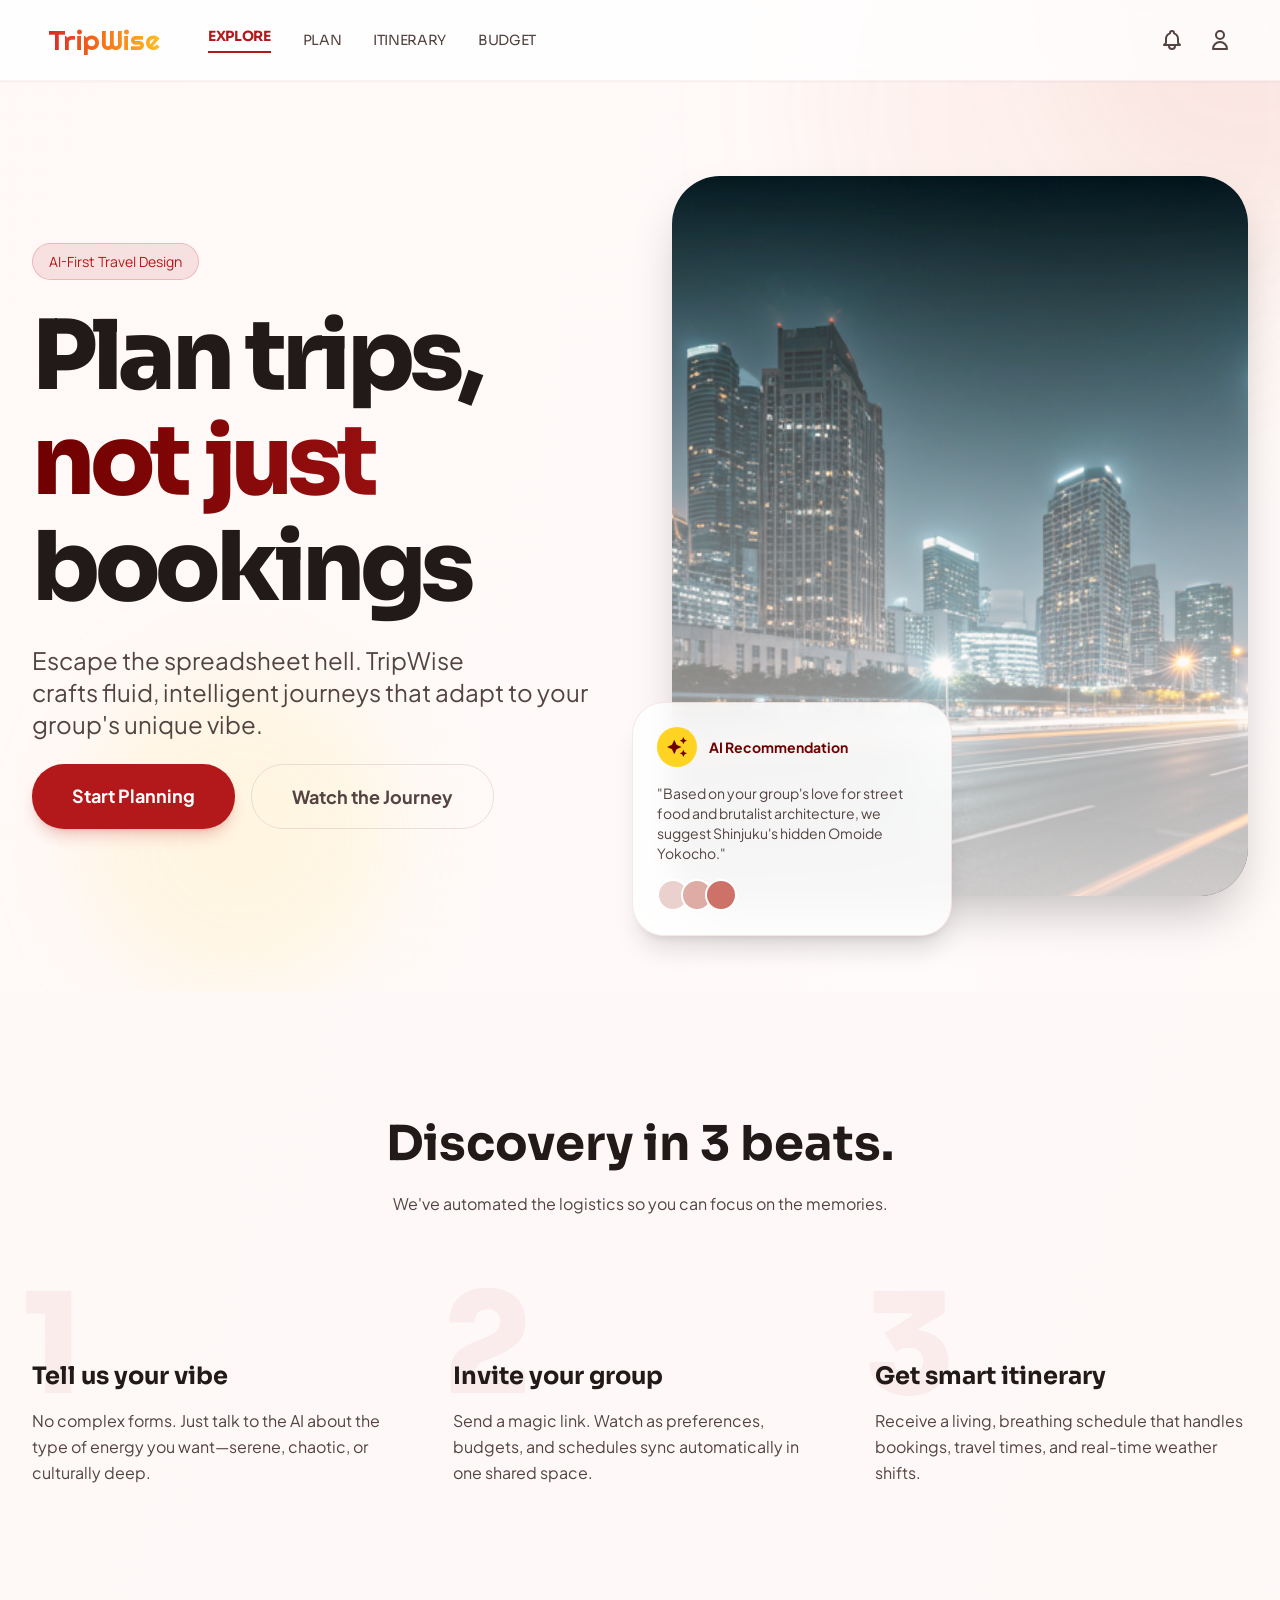
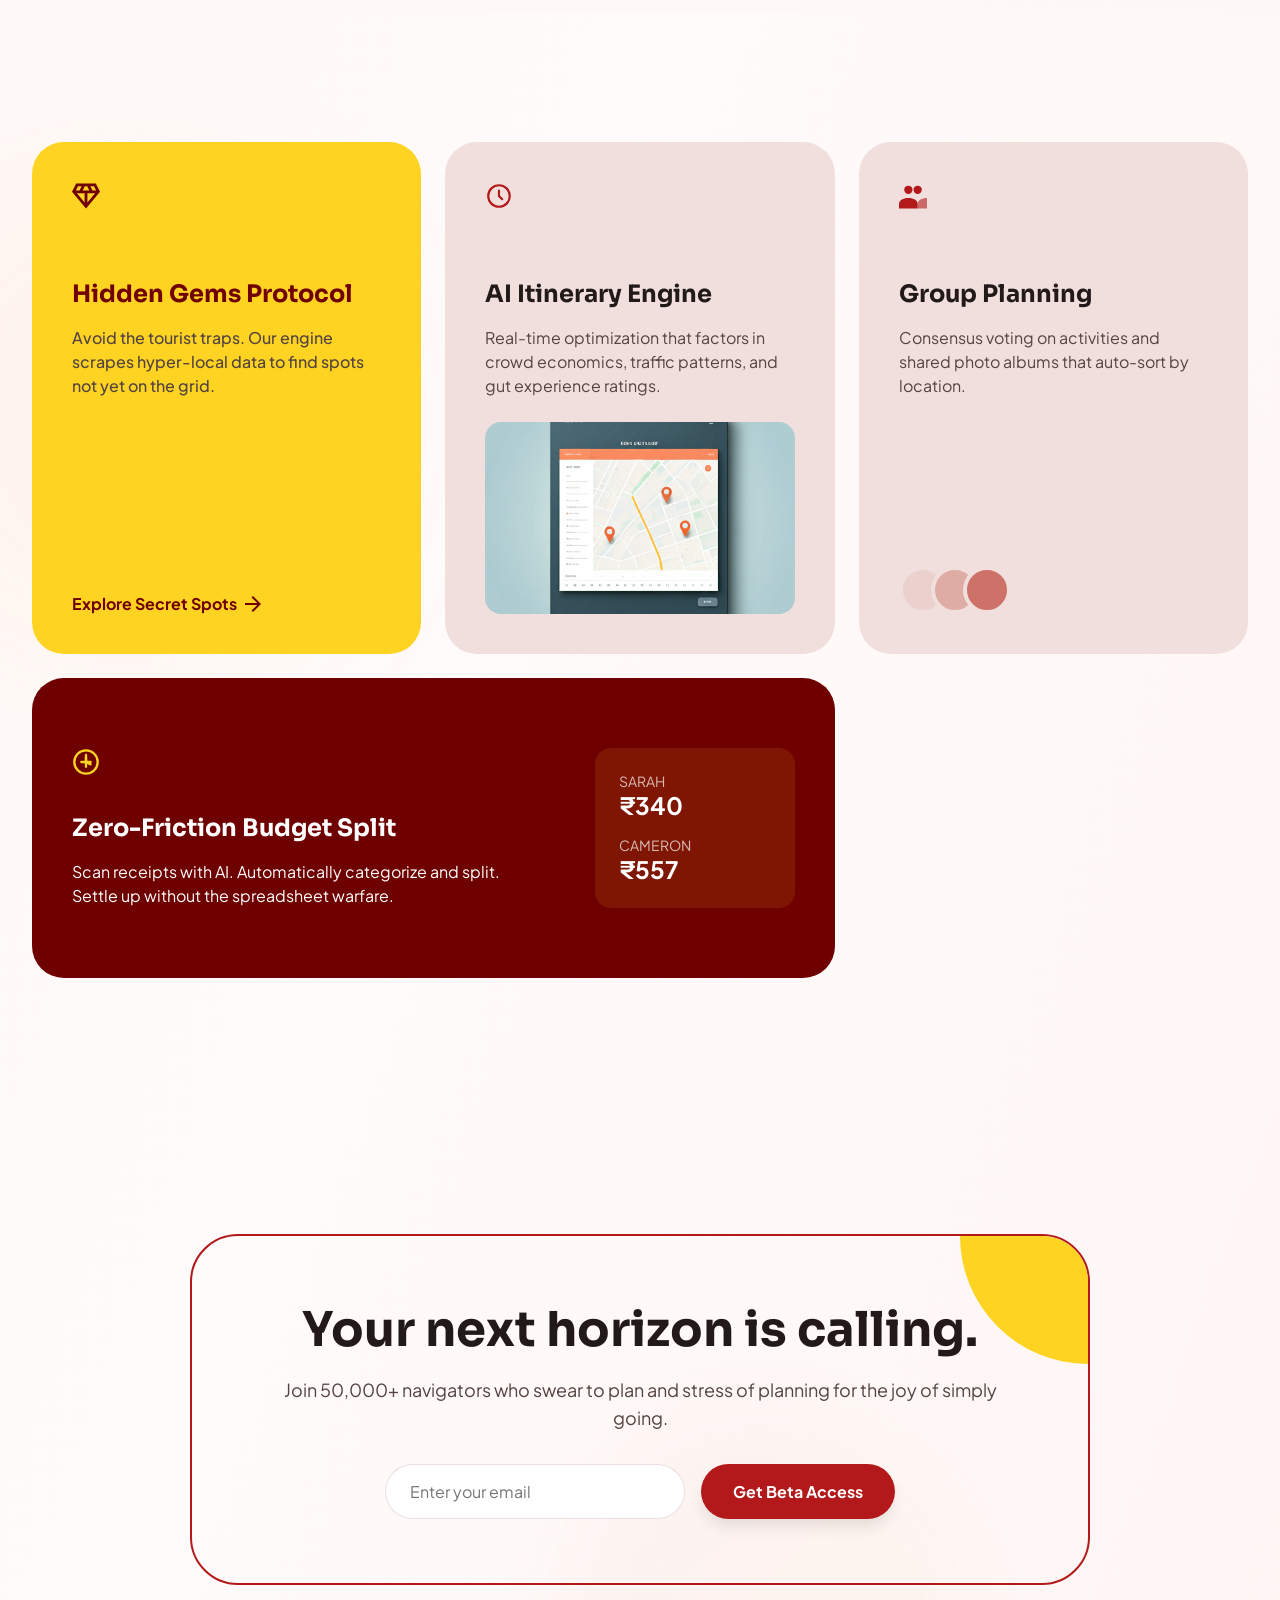
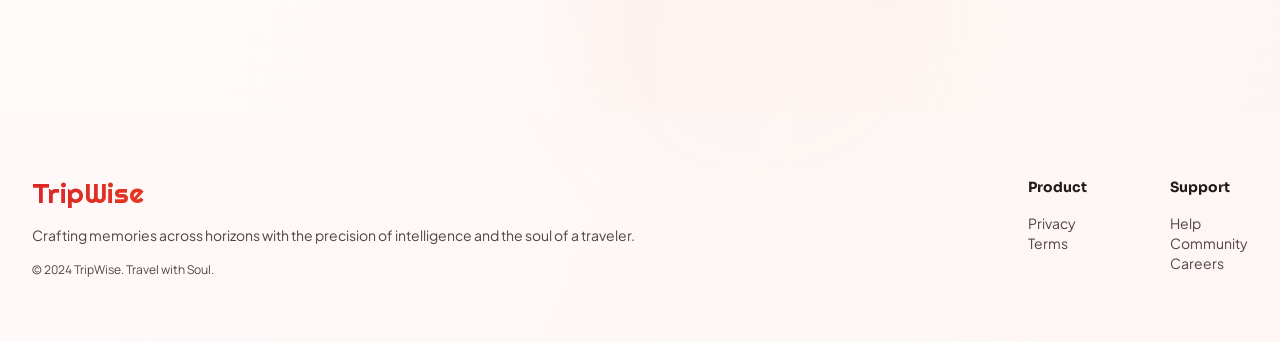
<file: index.html>
<!DOCTYPE html>
<html lang="en">
<head>
    <meta charset="UTF-8">
    <meta name="viewport" content="width=device-width, initial-scale=1.0">
    <title>TripWise | AI-First Travel Design</title>
    <!-- Modern Fonts -->
    <link rel="preconnect" href="https://fonts.googleapis.com">
    <link rel="preconnect" href="https://fonts.gstatic.com" crossorigin>
    <link href="https://fonts.googleapis.com/css2?family=Manrope:wght@400;500;600;700&family=Plus+Jakarta+Sans:wght@400;500;600;700;800&family=Righteous&family=Sora:wght@400;600;700;800&display=swap" rel="stylesheet">
    <link rel="stylesheet" href="styles.css">
</head>
<body>
    <!-- Decorative background elements -->
    <div class="decor-bg decor-bg-1"></div>
    <div class="decor-bg decor-bg-2"></div>
    <div class="decor-bg decor-bg-3"></div>

    <!-- Header -->
    <header class="header">
        <div class="header-container">
            <div class="header-left">
                <a href="/" class="logo font-righteous">TripWise</a>
                <nav class="nav-links">
                    <a href="index.html" class="nav-link active font-sora font-bold">Explore</a>
                    <a href="plan.html" class="nav-link font-sora">Plan</a>
                    <a href="itinerary.html" class="nav-link font-sora">Itinerary</a>
                    <a href="#" class="nav-link font-sora">Budget</a>
                </nav>
            </div>
            <div class="header-right" style="display: flex; gap: 24px; align-items: center;">
                <button class="icon-btn">
                    <svg width="24" height="24" fill="none" viewBox="0 0 24 24" stroke="#534341" stroke-width="2">
                        <path stroke-linecap="round" stroke-linejoin="round" d="M15 17h5l-1.405-1.405A2.032 2.032 0 0118 14.158V11a6.002 6.002 0 00-4-5.659V5a2 2 0 10-4 0v.341C7.67 6.165 6 8.388 6 11v3.159c0 .538-.214 1.055-.595 1.436L4 17h5m6 0v1a3 3 0 11-6 0v-1m6 0H9" />
                    </svg>
                </button>
                <button class="icon-btn">
                    <svg width="24" height="24" fill="none" viewBox="0 0 24 24" stroke="#534341" stroke-width="2">
                        <path stroke-linecap="round" stroke-linejoin="round" d="M16 7a4 4 0 11-8 0 4 4 0 018 0zM12 14a7 7 0 00-7 7h14a7 7 0 00-7-7z" />
                    </svg>
                </button>
            </div>
        </div>
    </header>

    <!-- Hero Section -->
    <section class="hero">
        <div class="hero-bg-blur hero-bg-blur-1"></div>
        <div class="hero-bg-blur hero-bg-blur-2"></div>
        
        <div class="hero-container">
            <div class="hero-content">
                <div class="badge">
                    <span class="badge-text font-manrope">AI-First Travel Design</span>
                </div>
                <h1 class="hero-title font-sora">
                    <p class="m-0 text-dark">Plan trips,</p>
                    <p class="m-0 text-gradient-dark">not just</p>
                    <p class="m-0 text-dark">bookings</p>
                </h1>
                <p class="hero-subtitle font-jakarta">
                    <span class="d-block">Escape the spreadsheet hell. TripWise</span>
                    <span class="d-block">crafts fluid, intelligent journeys that adapt to your</span>
                    <span class="d-block">group's unique vibe.</span>
                </p>
                <div class="hero-cta">
                    <a href="plan.html" class="btn btn-primary btn-large shadow-glow mt-2 font-jakarta">Start Planning</a>
                    <button class="btn btn-outline btn-large mt-2 font-jakarta">Watch the Journey</button>
                </div>
            </div>

            <div class="hero-image-wrapper">
                <div class="image-card glow-shadow">
                    <div class="img-container">
                        <img src="assets/f72d41d98539110abb0080c16b6ec0c46311ae1e.png" alt="Destination Illustration" class="main-img">
                        <div class="img-gradient-overlay"></div>
                    </div>
                </div>
                
                <!-- Floating AI Card -->
                <div class="floating-card popup-shadow blur-bg">
                    <div class="card-header mb-4">
                        <div class="icon-circle icon-yellow">
                            <svg class="icon-svg" fill="none" viewBox="0 0 22 22">
                                <path d="M18 8L16.75 5.25L14 4L16.75 2.75L18 0L19.25 2.75L22 4L19.25 5.25L18 8V8M18 22L16.75 19.25L14 18L16.75 16.75L18 14L19.25 16.75L22 18L19.25 19.25L18 22V22M8 19L5.5 13.5L0 11L5.5 8.5L8 3L10.5 8.5L16 11L10.5 13.5L8 19V19" fill="#6F0000" />
                            </svg>
                        </div>
                        <span class="card-title font-jakarta font-bold dark-red-text">AI Recommendation</span>
                    </div>
                    <p class="card-text font-jakarta text-light mb-4 text-small">
                        "Based on your group's love for street food and brutalist architecture, we suggest Shinjuku's hidden Omoide Yokocho."
                    </p>
                    <div class="avatar-group">
                        <div class="avatar avatar-1"></div>
                        <div class="avatar avatar-2"></div>
                        <div class="avatar avatar-3"></div>
                    </div>
                </div>
            </div>
        </div>
    </section>

    <!-- 3-Step Value Prop -->
    <section class="value-prop section-bg-light">
        <div class="section-container">
            <div class="section-header text-center mb-20">
                <h2 class="section-title font-sora font-bold text-dark mb-6">Discovery in 3 beats.</h2>
                <p class="section-subtitle font-jakarta text-light">We've automated the logistics so you can focus on the memories.</p>
            </div>

            <div class="steps-grid">
                <div class="step">
                    <div class="step-number font-sora font-extra-bold">1</div>
                    <h3 class="step-title font-sora mb-4 text-dark font-bold">Tell us your vibe</h3>
                    <p class="step-desc font-jakarta text-light text-base">No complex forms. Just talk to the AI about the type of energy you want—serene, chaotic, or culturally deep.</p>
                </div>
                <div class="step">
                    <div class="step-number font-sora font-extra-bold">2</div>
                    <h3 class="step-title font-sora mb-4 text-dark font-bold">Invite your group</h3>
                    <p class="step-desc font-jakarta text-light text-base">Send a magic link. Watch as preferences, budgets, and schedules sync automatically in one shared space.</p>
                </div>
                <div class="step">
                    <div class="step-number font-sora font-extra-bold">3</div>
                    <h3 class="step-title font-sora mb-4 text-dark font-bold">Get smart itinerary</h3>
                    <p class="step-desc font-jakarta text-light text-base">Receive a living, breathing schedule that handles bookings, travel times, and real-time weather shifts.</p>
                </div>
            </div>
        </div>
    </section>

    <!-- Features Grid -->
    <section class="features">
        <div class="section-container">
            <div class="features-grid gap-6">
                <!-- Feature 1 -->
                <div class="feature-card f-card-yellow span-4 flex-col justify-between">
                    <div class="card-top">
                        <svg class="icon-lg mb-16" fill="none" viewBox="0 0 30 27">
                            <path d="M15 27L0 9L4.5 0H25.5L30 9L15 27V27M11.4375 7.5H18.5625L16.3125 3H13.6875L11.4375 7.5V7.5M13.5 20.5125V10.5H5.175L13.5 20.5125V20.5125M16.5 20.5125L24.825 10.5H16.5V20.5125V20.5125M21.9 7.5H25.875L23.625 3H19.65L21.9 7.5V7.5M4.125 7.5H8.1L10.35 3H6.375L4.125 7.5V7.5" fill="#6F0000" />
                        </svg>
                        <h3 class="feature-title dark-red-text font-sora mb-4">Hidden Gems Protocol</h3>
                        <p class="feature-desc medium-red font-jakarta font-medium opacity-90 text-base">Avoid the tourist traps. Our engine scrapes hyper-local data to find spots not yet on the grid.</p>
                    </div>
                    <button class="feature-btn font-jakarta font-bold pt-8">
                        Explore Secret Spots
                        <svg class="btn-icon" fill="none" viewBox="0 0 16 16">
                            <path d="M12.175 9H0V7H12.175L6.575 1.4L8 0L16 8L8 16L6.575 14.6L12.175 9V9" fill="#6F0000" />
                        </svg>
                    </button>
                </div>

                <!-- Feature 2 -->
                <div class="feature-card f-card-light span-4 flex-col justify-between">
                    <div class="card-top">
                        <svg class="icon-lg mb-16" fill="none" viewBox="0 0 26 26">
                            <circle cx="13" cy="13" r="10" stroke="#B3191A" stroke-width="2" fill="none" />
                            <path d="M13 8V13L16 16" stroke="#B3191A" stroke-width="2" stroke-linecap="round" />
                        </svg>
                        <h3 class="feature-title text-dark font-sora mb-4">AI Itinerary Engine</h3>
                        <p class="feature-desc text-light font-jakarta text-base">Real-time optimization that factors in crowd economics, traffic patterns, and gut experience ratings.</p>
                    </div>
                    <img src="assets/e86f9d66b41b5594e1d9a2358995348f21519b2e.png" alt="Map" class="feature-img mt-6">
                </div>

                <!-- Feature 3 -->
                <div class="feature-card f-card-light span-4 flex-col justify-between">
                    <div class="card-top">
                        <svg class="icon-lg mb-16" fill="none" viewBox="0 0 27 24">
                            <circle cx="9" cy="6" r="4" fill="#B3191A" />
                            <circle cx="18" cy="6" r="4" fill="#B3191A" />
                            <path d="M0 20C0 16 4 14 9 14C14 14 18 16 18 20V24H0V20Z" fill="#B3191A" />
                            <path d="M18 20C18 16 22 14 27 14V24H18V20Z" fill="#B3191A" opacity="0.6" />
                        </svg>
                        <h3 class="feature-title text-dark font-sora mb-4">Group Planning</h3>
                        <p class="feature-desc text-light font-jakarta text-base">Consensus voting on activities and shared photo albums that auto-sort by location.</p>
                    </div>
                    <div class="avatar-group-lg pt-8">
                        <div class="avatar-lg a-lg-1"></div>
                        <div class="avatar-lg a-lg-2"></div>
                        <div class="avatar-lg a-lg-3"></div>
                    </div>
                </div>

                <!-- Feature 4 -->
                <div class="feature-card f-card-dark span-8 flex items-center justify-between">
                    <div class="flex-top flex-1">
                        <svg class="icon-lg mb-8" fill="none" viewBox="0 0 24 24">
                            <circle cx="12" cy="12" r="10" stroke="#FFD321" stroke-width="2" fill="none" />
                            <path d="M12 6V12L16 14" stroke="#FFD321" stroke-width="2" stroke-linecap="round" />
                            <path d="M8 12H16M12 8V16" stroke="#FFD321" stroke-width="2" stroke-linecap="round" />
                        </svg>
                        <h3 class="feature-title text-white font-sora font-bold mb-4">Zero-Friction Budget Split</h3>
                        <p class="feature-desc text-white opacity-90 max-w-md font-jakarta text-base">Scan receipts with AI. Automatically categorize and split. Settle up without the spreadsheet warfare.</p>
                    </div>
                    <div class="split-box">
                        <div class="split-item mb-4">
                            <div class="split-label font-jakarta uppercase opacity-70">Sarah</div>
                            <div class="split-amount font-jakarta font-bold">₹340</div>
                        </div>
                        <div class="split-item">
                            <div class="split-label font-jakarta uppercase opacity-70">Cameron</div>
                            <div class="split-amount font-jakarta font-bold">₹557</div>
                        </div>
                    </div>
                </div>
            </div>
        </div>
    </section>

    <!-- CTA Section -->
    <section class="cta-section">
        <div class="cta-container flex justify-center">
            <div class="cta-box text-center relative max-w-lg mx-auto">
                <div class="cta-dec-corner absolute"></div>
                <h2 class="cta-title font-sora font-bold text-dark mb-4">Your next horizon is calling.</h2>
                <p class="cta-desc font-jakarta text-light text-lg mb-8">Join 50,000+ navigators who swear to plan and stress of planning for the joy of simply going.</p>
                <form class="cta-form flex gap-4 justify-center" action="/plan" method="get">
                    <input type="email" placeholder="Enter your email" class="cta-input font-jakarta" required>
                    <button type="submit" class="btn btn-primary font-jakarta font-bold shadow-glow-sm">Get Beta Access</button>
                </form>
            </div>
        </div>
    </section>

    <!-- Footer -->
    <footer class="footer section-bg-light">
        <div class="footer-container max-w-xl mx-auto flex justify-between">
            <div class="footer-left flex-1">
                <div class="logo font-righteous mb-4 logo-gradient text-3xl">TripWise</div>
                <p class="footer-desc font-jakarta text-light text-sm max-w-sm">Crafting memories across horizons with the precision of intelligence and the soul of a traveler.</p>
                <p class="footer-copy font-manrope text-light text-xs mt-4">© 2024 TripWise. Travel with Soul.</p>
            </div>
            <div class="footer-right flex gap-16 grid-cols-2">
                <div class="footer-col">
                    <h4 class="footer-heading font-sora font-bold text-dark text-sm mb-4">Product</h4>
                    <a href="#" class="footer-link font-jakarta text-light block mb-2 text-sm">Privacy</a>
                    <a href="#" class="footer-link font-jakarta text-light block mb-2 text-sm">Terms</a>
                </div>
                <div class="footer-col">
                    <h4 class="footer-heading font-sora font-bold text-dark text-sm mb-4">Support</h4>
                    <a href="#" class="footer-link font-jakarta text-light block mb-2 text-sm">Help</a>
                    <a href="#" class="footer-link font-jakarta text-light block mb-2 text-sm">Community</a>
                    <a href="#" class="footer-link font-jakarta text-light block mb-2 text-sm">Careers</a>
                </div>
            </div>
        </div>
    </footer>
    <script src="script.js"></script>
</body>
</html>
</file>
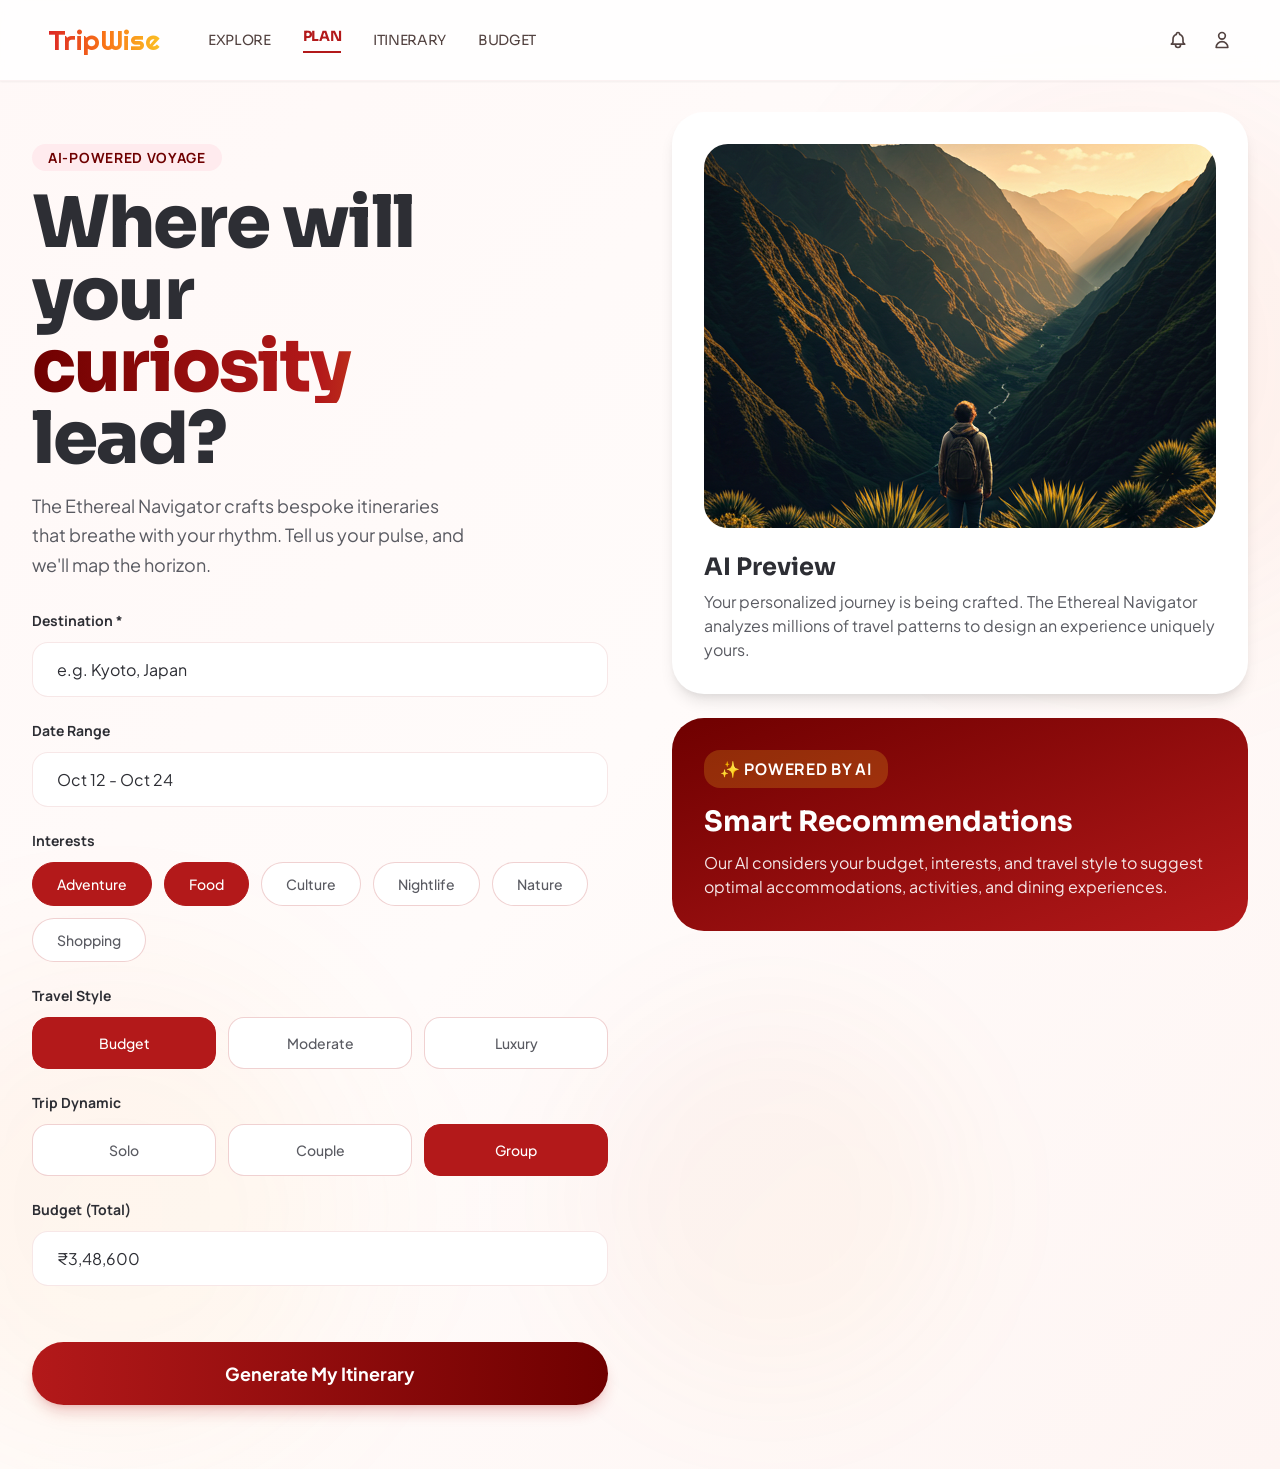
<file: plan.html>
<!DOCTYPE html>
<html lang="en">
<head>
    <meta charset="UTF-8">
    <meta name="viewport" content="width=device-width, initial-scale=1.0">
    <title>TripWise | Plan Your Voyage</title>
    <!-- Modern Fonts -->
    <link rel="preconnect" href="https://fonts.googleapis.com">
    <link rel="preconnect" href="https://fonts.gstatic.com" crossorigin>
    <link href="https://fonts.googleapis.com/css2?family=Manrope:wght@400;500;600;700&family=Plus+Jakarta+Sans:wght@400;500;600;700;800&family=Righteous&family=Sora:wght@400;600;700;800&display=swap" rel="stylesheet">
    <link rel="stylesheet" href="plan.css">
</head>
<body>

    <!-- Decorative background elements -->
    <div class="decor-bg decor-bg-1 decor-shift-1"></div>
    <div class="decor-bg decor-bg-2 decor-shift-2"></div>
    <div class="decor-bg decor-bg-3 decor-shift-3"></div>

    <!-- Header -->
    <header class="header">
        <div class="header-container">
            <div class="header-left">
                <a href="index.html" class="logo font-righteous logo-gradient">TripWise</a>
                <nav class="nav-links">
                    <a href="index.html" class="nav-link font-sora">Explore</a>
                    <a href="plan.html" class="nav-link active font-sora font-bold">Plan</a>
                    <a href="itinerary.html" class="nav-link font-sora">Itinerary</a>
                    <a href="#" class="nav-link font-sora">Budget</a>
                </nav>
            </div>
            <div class="header-right" style="display: flex; gap: 24px; align-items: center;">
                <button class="icon-btn nav-icon">
                    <svg width="20" height="20" fill="none" viewBox="0 0 24 24" stroke="#534341" stroke-width="2">
                        <path stroke-linecap="round" stroke-linejoin="round" d="M15 17h5l-1.405-1.405A2.032 2.032 0 0118 14.158V11a6.002 6.002 0 00-4-5.659V5a2 2 0 10-4 0v.341C7.67 6.165 6 8.388 6 11v3.159c0 .538-.214 1.055-.595 1.436L4 17h5m6 0v1a3 3 0 11-6 0v-1m6 0H9" />
                    </svg>
                </button>
                <button class="icon-btn nav-icon">
                    <svg width="20" height="20" fill="none" viewBox="0 0 24 24" stroke="#534341" stroke-width="2">
                        <path stroke-linecap="round" stroke-linejoin="round" d="M16 7a4 4 0 11-8 0 4 4 0 018 0zM12 14a7 7 0 00-7 7h14a7 7 0 00-7-7z" />
                    </svg>
                </button>
            </div>
        </div>
    </header>

    <!-- Main Content -->
    <main class="main-container">
        <!-- Left Column: Form -->
        <div class="onboarding-form">
            <div class="heading-group">
                <div class="badge-solid">
                    <span class="badge-solid-text font-manrope font-bold uppercase">AI-POWERED VOYAGE</span>
                </div>
                <h1 class="hero-title font-sora">
                    <p class="m-0 text-dark">Where will</p>
                    <p class="m-0 text-dark">your</p>
                    <p class="m-0 text-gradient-dark">curiosity</p>
                    <p class="m-0 text-dark">lead?</p>
                </h1>
                <p class="desc-text font-jakarta">
                    <span class="d-block">The Ethereal Navigator crafts bespoke itineraries</span>
                    <span class="d-block">that breathe with your rhythm. Tell us your pulse, and</span>
                    <span class="d-block">we'll map the horizon.</span>
                </p>
            </div>

            <!-- Form Fields -->
            <form class="form-fields" id="planningForm">
                <div class="form-group">
                    <label class="font-manrope font-bold text-dark">Destination *</label>
                    <input type="text" class="form-input font-jakarta" placeholder="e.g. Kyoto, Japan" value="e.g. Kyoto, Japan">
                </div>

                <div class="form-group">
                    <label class="font-manrope font-bold text-dark">Date Range</label>
                    <input type="text" class="form-input font-jakarta" placeholder="Oct 12 - Oct 24" value="Oct 12 - Oct 24">
                </div>

                <div class="form-group">
                    <label class="font-manrope font-bold text-dark">Interests</label>
                    <div class="pill-group" id="interests-group">
                        <button type="button" class="pill active font-jakarta font-medium" data-value="adventure">Adventure</button>
                        <button type="button" class="pill active font-jakarta font-medium" data-value="food">Food</button>
                        <button type="button" class="pill font-jakarta font-medium" data-value="culture">Culture</button>
                        <button type="button" class="pill font-jakarta font-medium" data-value="nightlife">Nightlife</button>
                        <button type="button" class="pill font-jakarta font-medium" data-value="nature">Nature</button>
                        <button type="button" class="pill font-jakarta font-medium" data-value="shopping">Shopping</button>
                    </div>
                </div>

                <div class="form-group">
                    <label class="font-manrope font-bold text-dark">Travel Style</label>
                    <div class="pill-group-flex" id="style-group">
                        <button type="button" class="pill-flex active font-jakarta font-medium" data-value="budget">Budget</button>
                        <button type="button" class="pill-flex font-jakarta font-medium" data-value="moderate">Moderate</button>
                        <button type="button" class="pill-flex font-jakarta font-medium" data-value="luxury">Luxury</button>
                    </div>
                </div>

                <div class="form-group">
                    <label class="font-manrope font-bold text-dark">Trip Dynamic</label>
                    <div class="pill-group-flex" id="dynamic-group">
                        <button type="button" class="pill-flex font-jakarta font-medium" data-value="solo">Solo</button>
                        <button type="button" class="pill-flex font-jakarta font-medium" data-value="couple">Couple</button>
                        <button type="button" class="pill-flex active font-jakarta font-medium" data-value="group">Group</button>
                    </div>
                </div>

                <div class="form-group">
                    <label class="font-manrope font-bold text-dark">Budget (Total)</label>
                    <input type="text" class="form-input font-jakarta" placeholder="₹3,48,600" value="₹3,48,600">
                </div>

                <div class="form-group mt-xl">
                    <button type="submit" class="btn-submit font-jakarta font-bold" id="generateBtn">
                        Generate My Itinerary
                    </button>
                </div>
            </form>
        </div>

        <!-- Right Column: Preview -->
        <div class="onboarding-preview">
            <div class="preview-card bg-white shadow-lg">
                <div class="preview-img-container">
                    <img src="assets/c3344ca528fddecf1471b1dbb502812172614f16.png" alt="Destination Preview" class="preview-image">
                </div>
                <h3 class="font-sora font-bold text-dark text-xl mb-sm">AI Preview</h3>
                <p class="font-jakarta text-desc text-base">Your personalized journey is being crafted. The Ethereal Navigator analyzes millions of travel patterns to design an experience uniquely yours.</p>
            </div>

            <div class="smart-card">
                <div class="smart-badge font-manrope font-bold text-sm">
                    ✨ POWERED BY AI
                </div>
                <h3 class="font-sora font-bold text-white text-2xl mb-md">Smart Recommendations</h3>
                <p class="font-jakarta text-white-opacity text-base">Our AI considers your budget, interests, and travel style to suggest optimal accommodations, activities, and dining experiences.</p>
            </div>
        </div>
    </main>
    <script src="plan.js"></script>
</body>
</html>
</file>
<file: styles.css>
/* Base Reset */
*, *::before, *::after {
    box-sizing: border-box;
    margin: 0;
    padding: 0;
}

body {
    background: linear-gradient(to bottom right, #fff8f7, #fffbfa, #fef5f3);
    min-height: 100vh;
    width: 100%;
    position: relative;
    overflow-x: hidden;
    color: #534341;
}

/* Typography & Fonts */
.font-righteous { font-family: 'Righteous', sans-serif; }
.font-sora { font-family: 'Sora', sans-serif; }
.font-jakarta { font-family: 'Plus Jakarta Sans', sans-serif; }
.font-manrope { font-family: 'Manrope', sans-serif; }

.font-bold { font-weight: 700; }
.font-extra-bold { font-weight: 800; }
.font-medium { font-weight: 500; }
.uppercase { text-transform: uppercase; }

/* Colors & Gradients */
.text-dark { color: #221a19; }
.text-light { color: #534341; }
.dark-red-text { color: #6f0000; }
.medium-red-text { color: #b3191a; }
.text-white { color: #ffffff; }

.text-gradient-dark {
    background: linear-gradient(to right, #6f0000, #b3191a);
    -webkit-background-clip: text;
    -webkit-text-fill-color: transparent;
    background-clip: text;
}
.logo-gradient {
    background: linear-gradient(to right, #dc2626, #f97316, #fbbf24);
    -webkit-background-clip: text;
    -webkit-text-fill-color: transparent;
    background-clip: text;
}

/* Decorative Background Elements */
.decor-bg {
    position: absolute;
    border-radius: 50%;
    filter: blur(80px); /* 3xl blur in tailwind is ~64px */
    z-index: -1;
    animation: pulse ease-in-out infinite alternate;
}
.decor-bg-1 {
    width: 600px;
    height: 600px;
    top: -192px; /* -top-48 */
    right: -128px; /* -right-32 */
    background: linear-gradient(to bottom right, rgba(220, 38, 38, 0.05), rgba(249, 115, 22, 0.05));
    animation-duration: 8s;
}
.decor-bg-2 {
    width: 500px;
    height: 500px;
    top: 50%;
    left: -128px;
    background: linear-gradient(to top left, rgba(251, 191, 36, 0.05), rgba(249, 115, 22, 0.05));
    animation-duration: 10s;
}
.decor-bg-3 {
    width: 400px;
    height: 400px;
    bottom: 128px;
    right: 25%;
    background: linear-gradient(to bottom right, rgba(179, 25, 26, 0.03), rgba(255, 211, 33, 0.03));
    filter: blur(40px);
    animation-duration: 12s;
}

@keyframes pulse {
    0% { transform: scale(1); opacity: 0.8; }
    100% { transform: scale(1.05); opacity: 1; }
}

/* Header */
.header {
    position: fixed;
    top: 0;
    width: 100%;
    z-index: 50;
    backdrop-filter: blur(10px);
    -webkit-backdrop-filter: blur(10px);
    background-color: rgba(255, 255, 255, 0.8);
    border-bottom: 1px solid rgba(179, 25, 26, 0.05);
    box-shadow: 0 1px 2px rgba(0,0,0,0.05);
}
.header-container {
    max-width: 1536px;
    margin: 0 auto;
    padding: 24px 48px;
    display: flex;
    align-items: center;
    justify-content: space-between;
}
.header-left {
    display: flex;
    align-items: center;
    gap: 48px;
}
.logo {
    text-decoration: none;
    font-size: 28px;
    line-height: 32px;
    background: linear-gradient(to right, #dc2626, #f97316, #fbbf24);
    -webkit-background-clip: text;
    -webkit-text-fill-color: transparent;
}
.nav-links {
    display: flex;
    gap: 32px;
    align-items: center;
}
.nav-link {
    text-decoration: none;
    font-size: 14px;
    color: #534341;
    text-transform: uppercase;
    letter-spacing: -0.35px;
    transition: color 0.2s ease;
}
.nav-link:hover {
    color: #b3191a;
}
.nav-link.active {
    color: #b3191a;
    border-bottom: 2px solid #b3191a;
    padding-bottom: 6px;
}
.icon-btn {
    background: none;
    border: none;
    cursor: pointer;
    display: flex;
    align-items: center;
}

/* Hero Section */
.hero {
    padding-top: 80px;
    min-height: 921px;
    position: relative;
    overflow: hidden;
}
.hero-bg-blur {
    position: absolute;
    border-radius: 50%;
}
.hero-bg-blur-1 {
    width: 384px;
    height: 384px;
    right: -160px;
    top: -160px;
    background: rgba(179, 25, 26, 0.05);
    filter: blur(60px);
}
.hero-bg-blur-2 {
    width: 320px;
    height: 320px;
    bottom: 0;
    left: 80px;
    background: rgba(255, 211, 33, 0.1);
    filter: blur(50px);
}
.hero-container {
    max-width: 1280px;
    margin: 0 auto;
    padding: 96px 32px;
    display: grid;
    grid-template-columns: 1fr 1fr;
    gap: 64px;
    align-items: center;
}
.badge {
    display: inline-flex;
    justify-content: center;
    align-items: center;
    padding: 8px 16px;
    background: rgba(179, 25, 26, 0.1);
    border: 1px solid rgba(179, 25, 26, 0.2);
    border-radius: 999px;
    width: fit-content;
    margin-bottom: 24px;
}
.badge-text {
    color: #b3191a;
    font-size: 14px;
}
.hero-title {
    font-size: 96px;
    line-height: 1.1;
    letter-spacing: -4.8px;
    font-weight: 800; /* Extra Bold */
    margin-bottom: 24px;
}
.hero-subtitle {
    font-size: 24px;
    line-height: 32px;
    color: #534341;
    max-width: 576px;
}
.d-block { display: block; }
.m-0 { margin: 0; }

.hero-cta {
    display: flex;
    gap: 16px;
    margin-top: 24px;
}
.btn {
    text-decoration: none;
    border: none;
    cursor: pointer;
    font-weight: 700;
    display: inline-block;
    transition: all 0.3s ease;
}
.btn-large {
    font-size: 18px;
    padding: 20px 40px;
    border-radius: 32px;
}
.btn-primary {
    background-color: #b3191a;
    color: white;
}
.btn-primary:hover {
    background-color: #8f1415;
}
.shadow-glow {
    box-shadow: 0 10px 15px -3px rgba(179, 25, 26, 0.2), 0 4px 6px -4px rgba(179, 25, 26, 0.2);
}
.btn-outline {
    background: transparent;
    color: #534341;
    border: 1px solid rgba(216, 194, 191, 0.5);
}
.btn-outline:hover {
    background: rgba(216, 194, 191, 0.1);
}

.hero-image-wrapper {
    position: relative;
}
.image-card {
    border-radius: 48px;
    overflow: hidden;
    position: relative;
    box-shadow: 0 25px 50px -12px rgba(0, 0, 0, 0.25);
}
.img-container {
    height: 720px;
    position: relative;
}
.main-img {
    position: absolute;
    height: 100%;
    width: 125%;
    left: -12.5%;
    object-fit: cover;
}
.img-gradient-overlay {
    position: absolute;
    inset: 0;
    background: linear-gradient(to top, rgba(255, 248, 247, 0.8), transparent);
}
.floating-card {
    position: absolute;
    bottom: -40px;
    left: -40px;
    max-width: 320px;
    padding: 24px;
    border-radius: 32px;
    background: rgba(255, 255, 255, 0.85);
    backdrop-filter: blur(10px);
    border: 1px solid rgba(179, 25, 26, 0.1);
    box-shadow: 0 20px 25px -5px rgba(0, 0, 0, 0.1), 0 8px 10px -6px rgba(0,0,0,0.1);
}
.card-header {
    display: flex;
    gap: 12px;
    align-items: center;
}
.icon-circle {
    width: 40px;
    height: 40px;
    border-radius: 50%;
    display: flex;
    align-items: center;
    justify-content: center;
}
.icon-yellow { background-color: #ffd321; }
.icon-svg { width: 20px; height: 20px; }
.card-title { font-size: 14px; color: #6F0000; font-weight: 700; }
.card-text { font-size: 14px; line-height: 20px; }
.mb-4 { margin-bottom: 16px; }

/* Avatars */
.avatar-group {
    display: flex;
}
.avatar {
    width: 32px;
    height: 32px;
    border-radius: 50%;
    border: 2px solid white;
    margin-left: -8px;
}
.avatar:first-child { margin-left: 0; }
.avatar-1 { background-color: #ebd1cd; }
.avatar-2 { background-color: #dfaba5; }
.avatar-3 { background-color: #cd7169; }

/* Value Prop Section */
.section-bg-light {
    background-color: rgba(253, 248, 247, 0.5);
    padding: 128px 32px;
}
.section-container {
    max-width: 1280px;
    margin: 0 auto;
}
.text-center { text-align: center; }
.mb-20 { margin-bottom: 80px; }
.section-title {
    font-size: 48px;
    line-height: 48px;
}
.section-subtitle {
    font-size: 16px;
    line-height: 24px;
}
.mb-6 { margin-bottom: 24px; }
.steps-grid {
    display: grid;
    grid-template-columns: repeat(3, 1fr);
    gap: 48px;
}
.step {
    position: relative;
    padding-top: 64px;
}
.step-number {
    position: absolute;
    left: -10px;
    top: -20px;
    font-size: 140px;
    line-height: 1;
    color: rgba(179, 25, 26, 0.05);
    user-select: none;
    z-index: -1;
}
.step-title {
    font-size: 24px;
    line-height: 32px;
}
.step-desc {
    font-size: 16px;
    line-height: 26px;
}

/* Features Range */
.features {
    padding: 128px 32px;
}
.features-grid {
    display: grid;
    grid-template-columns: repeat(12, 1fr);
}
.gap-6 { gap: 24px; }
.span-4 { grid-column: span 4; }
.span-8 { grid-column: span 8; }

.feature-card {
    border-radius: 32px;
    padding: 40px;
    display: flex;
}
.flex-col { flex-direction: column; }
.justify-between { justify-content: space-between; }

.f-card-yellow {
    background-color: #ffd321;
    min-height: 400px;
}
.f-card-light {
    background-color: #f1dfdd;
    min-height: 400px;
}
.f-card-dark {
    background-color: #6f0000;
    min-height: 300px;
}

.icon-lg {
    width: 28px;
    height: 28px;
}
.mb-16 { margin-bottom: 64px; }
.feature-title {
    font-size: 24px;
    line-height: 32px;
}
.feature-desc { line-height: 24px; }

.feature-btn {
    display: flex;
    align-items: center;
    gap: 8px;
    color: #6f0000;
    background: none;
    border: none;
    font-size: 16px;
    cursor: pointer;
}
.pt-8 { padding-top: 32px; }
.btn-icon { width: 16px; height: 16px; }
.feature-img {
    width: 100%;
    height: 192px;
    object-fit: cover;
    border-radius: 16px;
}
.mt-4 { margin-top: 16px; }
.mt-6 { margin-top: 24px; }

.avatar-group-lg {
    display: flex;
}
.avatar-lg {
    width: 48px;
    height: 48px;
    border-radius: 50%;
    border: 4px solid #f1dfdd;
    margin-left: -16px;
}
.avatar-lg:first-child { margin-left: 0; }
.a-lg-1 { background-color: #ebd1cd; }
.a-lg-2 { background-color: #dfaba5; }
.a-lg-3 { background-color: #cd7169; }

.flex { display: flex; }
.items-center { align-items: center; }
.flex-1 { flex: 1; }
.text-white-fade { color: rgba(255, 255, 255, 0.9); }
.max-w-md { max-width: 28rem; }
.split-box {
    background-color: rgba(255, 211, 33, 0.1);
    border-radius: 16px;
    padding: 24px;
    min-width: 200px;
}
.text-right { text-align: right; }
.text-2xl { font-size: 1.5rem; line-height: 2rem; }
.text-sm { font-size: 0.875rem; line-height: 1.25rem; }
.opacity-70 { opacity: 0.7; }
.split-amount { font-size: 24px; color: white; }
.split-label { color: white; font-size: 14px; }

/* CTA Section */
.cta-section {
    padding: 128px 32px;
}
.cta-container {
    max-width: 900px;
    margin: 0 auto;
}
.justify-center { justify-content: center; }
.max-w-lg { max-width: 900px; width: 100%; }
.mx-auto { margin-left: auto; margin-right: auto; }
.cta-box {
    border: 2px solid #b3191a;
    border-radius: 48px;
    padding: 64px;
    overflow: hidden;
}
.cta-dec-corner {
    right: 0;
    top: 0;
    width: 128px;
    height: 128px;
    background-color: #ffd321;
    border-bottom-left-radius: 100%;
}
.absolute { position: absolute; }
.cta-title {
    font-size: 48px;
    line-height: 60px;
}
.cta-desc {
    font-size: 18px;
    line-height: 28px;
}
.mb-8 { margin-bottom: 32px; }
.gap-4 { gap: 16px; }
.cta-input {
    padding: 16px 24px;
    border-radius: 999px;
    border: 1px solid rgba(216, 194, 191, 0.5);
    background: white;
    color: #534341;
    min-width: 300px;
    outline: none;
    font-size: 16px;
}
.shadow-glow-sm { box-shadow: 0 10px 15px -3px rgba(0,0,0,0.1); padding: 16px 32px; border-radius: 999px; font-size: 16px;}

/* Footer */
.footer {
    padding: 64px 32px;
}
.max-w-xl { max-width: 1280px; }
.text-3xl { font-size: 28px; line-height: 32px; }
.text-xs { font-size: 12px; }
.gap-16 { gap: 64px; }
.grid-cols-2 { display: grid; grid-template-columns: repeat(2, 1fr); }
.footer-desc { line-height: 20px;}
.footer-link {
    text-decoration: none;
}
.footer-link:hover { text-decoration: underline; }
.block { display: block; }

/* Responsive adjustments */
@media (max-width: 1024px) {
    .hero-container, .features-grid, .steps-grid, .cta-container, .footer-container {
        grid-template-columns: 1fr;
        gap: 32px;
    }
    .span-4, .span-8 { grid-column: span 1; }
    .f-card-dark { flex-direction: column; align-items: flex-start; gap: 32px; }
    .split-box { width: 100%; }
    .hero-title { font-size: 64px; line-height: 64px; }
    .header-left { gap: 24px; }
    .nav-links { display: none; }
}
</file>
<file: plan.css>
/* Base Reset */
*, *::before, *::after {
    box-sizing: border-box;
    margin: 0;
    padding: 0;
}

body {
    background: linear-gradient(to bottom right, #fff8f7, #fffbfa, #fef5f3);
    min-height: 100vh;
    width: 100%;
    position: relative;
    overflow-x: hidden;
    color: #534341;
}

/* Typography & Fonts */
.font-righteous { font-family: 'Righteous', sans-serif; }
.font-sora { font-family: 'Sora', sans-serif; }
.font-jakarta { font-family: 'Plus Jakarta Sans', sans-serif; }
.font-manrope { font-family: 'Manrope', sans-serif; }

.font-bold { font-weight: 700; }
.font-extra-bold { font-weight: 800; }
.font-medium { font-weight: 500; }
.uppercase { text-transform: uppercase; }

/* Colors & Gradients */
.text-dark { color: #2d2e34; }
.text-light { color: #534341; }
.text-desc { color: #5a5b62; }
.text-white { color: #ffffff; }
.text-white-opacity { color: rgba(255, 255, 255, 0.9); }

.text-gradient-dark {
    background: linear-gradient(to right, #6f0000 0%, #b3191a 50%, #ffd321 100%);
    -webkit-background-clip: text;
    -webkit-text-fill-color: transparent;
    background-clip: text;
}
.logo-gradient {
    background: linear-gradient(to right, #dc2626, #f97316, #fbbf24);
    -webkit-background-clip: text;
    -webkit-text-fill-color: transparent;
    background-clip: text;
}

/* Decorative Background Elements */
.decor-bg {
    position: absolute;
    border-radius: 50%;
    filter: blur(80px);
    z-index: -1;
    animation: pulse ease-in-out infinite alternate;
    pointer-events: none;
}
.decor-bg-1 {
    width: 550px;
    height: 550px;
    top: 80px;
    right: -128px;
    background: linear-gradient(to bottom right, rgba(220, 38, 38, 0.05), rgba(249, 115, 22, 0.05));
    animation-duration: 10s;
}
.decor-bg-2 {
    width: 480px;
    height: 480px;
    top: 66%;
    left: -128px;
    background: linear-gradient(to top left, rgba(251, 191, 36, 0.05), rgba(249, 115, 22, 0.05));
    animation-duration: 12s;
}
.decor-bg-3 {
    width: 380px;
    height: 380px;
    bottom: 80px;
    right: 25%;
    background: linear-gradient(to bottom right, rgba(179, 25, 26, 0.04), rgba(255, 211, 33, 0.04));
    filter: blur(60px);
    animation-duration: 14s;
}

@keyframes pulse {
    0% { transform: scale(1); opacity: 0.8; }
    100% { transform: scale(1.05); opacity: 1; }
}

/* Header */
.header {
    position: fixed;
    top: 0;
    width: 100%;
    z-index: 50;
    backdrop-filter: blur(10px);
    -webkit-backdrop-filter: blur(10px);
    background-color: rgba(255, 255, 255, 0.8);
    border-bottom: 1px solid rgba(179, 25, 26, 0.05);
    box-shadow: 0 1px 2px rgba(0,0,0,0.05);
}
.header-container {
    max-width: 1536px;
    margin: 0 auto;
    padding: 24px 48px;
    display: flex;
    align-items: center;
    justify-content: space-between;
}
.header-left {
    display: flex;
    align-items: center;
    gap: 48px;
}
.logo {
    text-decoration: none;
    font-size: 28px;
    line-height: 32px;
}
.nav-links {
    display: flex;
    gap: 32px;
    align-items: center;
}
.nav-link {
    text-decoration: none;
    font-size: 14px;
    color: #534341;
    text-transform: uppercase;
    letter-spacing: -0.35px;
    transition: color 0.2s ease;
}
.nav-link:hover { color: #b3191a; }
.nav-link.active {
    color: #b3191a;
    border-bottom: 2px solid #b3191a;
    padding-bottom: 6px;
}
.icon-btn {
    background: none;
    border: none;
    cursor: pointer;
    display: flex;
    align-items: center;
}

/* Main Layout */
.main-container {
    max-width: 1280px;
    margin: 0 auto;
    padding: 112px 32px 64px 32px;
    display: grid;
    grid-template-columns: 1fr 1fr;
    gap: 64px;
}
.m-0 { margin: 0; }
.d-block { display: block; }
.mb-sm { margin-bottom: 8px; }
.mb-md { margin-bottom: 12px; }
.mt-xl { margin-top: 32px; }

/* Left Column */
.onboarding-form {
    display: flex;
    flex-direction: column;
    gap: 32px;
    margin-top: 32px;
}
.heading-group {
    display: flex;
    flex-direction: column;
    gap: 16px;
}
.badge-solid {
    background-color: #ffebee;
    padding: 4px 16px;
    border-radius: 999px;
    display: inline-flex;
    width: fit-content;
}
.badge-solid-text {
    color: #6f0000;
    font-size: 14px;
    letter-spacing: 0.7px;
}
.hero-title {
    font-size: 72px;
    line-height: 72px;
    letter-spacing: -1.8px;
    font-weight: 800; /* Extra Bold */
}
.desc-text {
    font-size: 18px;
    line-height: 29.25px;
    color: #5a5b62;
    max-width: 448px;
}

.form-fields {
    display: flex;
    flex-direction: column;
    gap: 24px;
}
.form-group {
    display: flex;
    flex-direction: column;
    gap: 8px;
}
.form-group label {
    font-size: 14px;
    margin-bottom: 4px;
}

.form-input {
    width: 100%;
    padding: 16px 24px;
    background-color: white;
    border-radius: 16px;
    border: 1px solid rgba(179, 25, 26, 0.1);
    font-size: 16px;
    color: #2d2e34;
    outline: none;
    transition: border-color 0.2s;
}
.form-input:focus {
    border-color: #b3191a;
}

.pill-group {
    display: flex;
    flex-wrap: wrap;
    gap: 12px;
}
.pill {
    padding: 12px 24px;
    border-radius: 999px;
    font-size: 14px;
    background-color: white;
    color: #5a5b62;
    border: 1px solid rgba(179, 25, 26, 0.2);
    cursor: pointer;
    transition: all 0.2s;
}
.pill:hover {
    border-color: #b3191a;
}
.pill.active {
    background-color: #b3191a;
    color: white;
    border-color: #b3191a;
}

.pill-group-flex {
    display: flex;
    gap: 12px;
}
.pill-flex {
    flex: 1;
    padding: 16px 24px;
    border-radius: 16px;
    font-size: 14px;
    background-color: white;
    color: #5a5b62;
    border: 1px solid rgba(179, 25, 26, 0.2);
    cursor: pointer;
    transition: all 0.2s;
}
.pill-flex:hover {
    border-color: #b3191a;
}
.pill-flex.active {
    background-color: #b3191a;
    color: white;
    border-color: #b3191a;
}

.btn-submit {
    width: 100%;
    background: linear-gradient(to right, #b3191a, #6f0000);
    color: white;
    font-size: 18px;
    padding: 20px 40px;
    border-radius: 32px;
    border: none;
    cursor: pointer;
    box-shadow: 0 10px 15px -3px rgba(179, 25, 26, 0.2), 0 4px 6px -4px rgba(179, 25, 26, 0.2);
    transition: all 0.3s ease;
}
.btn-submit:hover {
    box-shadow: 0 15px 25px -5px rgba(179, 25, 26, 0.3);
}

/* Right Column */
.onboarding-preview {
    display: flex;
    flex-direction: column;
    gap: 24px;
}

.preview-card {
    background-color: white;
    border-radius: 32px;
    padding: 32px;
    box-shadow: 0 10px 15px -3px rgba(0, 0, 0, 0.1), 0 4px 6px -2px rgba(0, 0, 0, 0.05);
}
.preview-img-container {
    background: linear-gradient(to bottom right, #ffebee, rgba(255, 211, 33, 0.1));
    border-radius: 24px;
    margin-bottom: 24px;
    overflow: hidden;
    position: relative;
    /* Aspect ratio fallback */
    padding-bottom: 75%; 
    height: 0;
}
.preview-image {
    position: absolute;
    top: 0;
    left: 0;
    width: 100%;
    height: 100%;
    object-fit: cover;
}
.text-xl { font-size: 24px; }
.text-2xl { font-size: 28px; }
.text-base { font-size: 16px; line-height: 24px; }

.smart-card {
    background: linear-gradient(to bottom right, #6f0000, #b3191a);
    border-radius: 32px;
    padding: 32px;
}
.smart-badge {
    background-color: rgba(255, 211, 33, 0.2);
    color: white;
    padding: 8px 16px;
    border-radius: 16px;
    display: inline-flex;
    margin-bottom: 16px;
    letter-spacing: 0.7px;
}

/* Responsive Adjustments */
@media (max-width: 1024px) {
    .main-container {
        grid-template-columns: 1fr;
    }
    .hero-title {
        font-size: 56px;
        line-height: 56px;
    }
}
</file>
